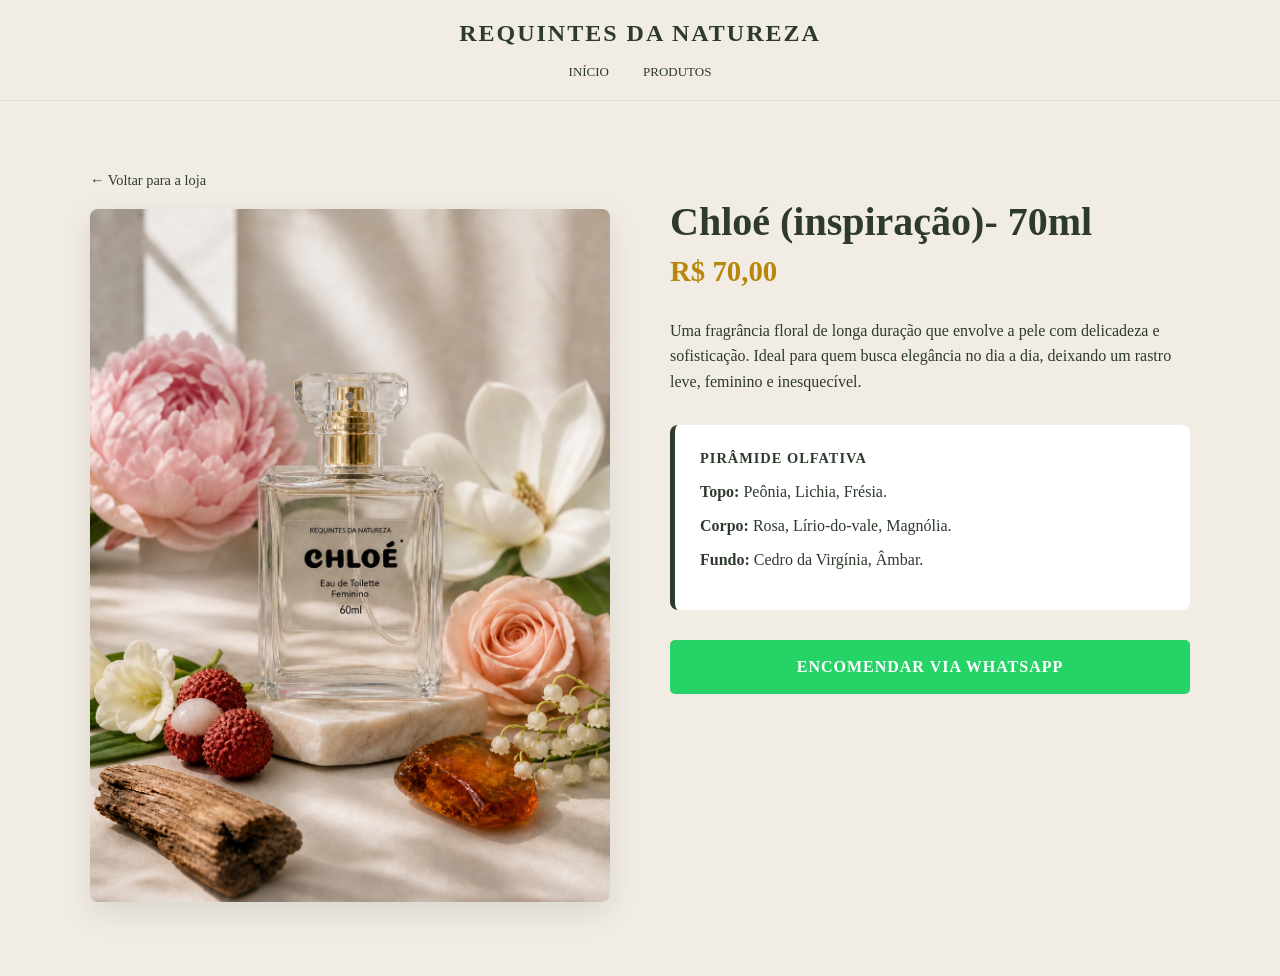
<file: produtos/chloe.html>
<!DOCTYPE html>
<html lang="pt-br">
<head>
    <meta charset="UTF-8">
    <meta name="viewport" content="width=device-width, initial-scale=1.0">
    <title>Chloé (Inspiração) - 70ml - Requintes da Natureza</title>
    <link rel="stylesheet" href="../style.css">
    <style>
        .container-produto {
            max-width: 1100px;
            margin: 50px auto;
            padding: 20px;
            display: grid;
            grid-template-columns: 1fr 1fr;
            gap: 60px;
            align-items: start;
        }

        .produto-galeria img {
            width: 100%;
            border-radius: 8px;
            box-shadow: 0 10px 30px rgba(0,0,0,0.1);
        }

        .produto-info h1 {
            font-size: 2.5rem;
            margin-bottom: 10px;
            color: var(--verde-musgo);
        }

        .preco-destaque {
            font-size: 1.8rem;
            color: var(--dourado-luxo);
            font-weight: bold;
            margin-bottom: 30px;
            display: block;
        }

        .secao-detalhes {
            margin-bottom: 30px;
            line-height: 1.6;
        }

        .notas-olfativas {
            background: #fff;
            padding: 25px;
            border-radius: 8px;
            border-left: 5px solid var(--verde-musgo);
            margin: 30px 0;
        }

        .notas-olfativas h3 {
            margin-top: 0;
            color: var(--verde-musgo);
            text-transform: uppercase;
            font-size: 0.9rem;
            letter-spacing: 1px;
        }

        .btn-comprar-zap {
            display: block;
            background: #25d366;
            color: white;
            text-align: center;
            padding: 18px;
            text-decoration: none;
            border-radius: 5px;
            font-weight: bold;
            text-transform: uppercase;
            letter-spacing: 1px;
            transition: 0.3s;
        }

        .btn-comprar-zap:hover {
            background: #1ebe57;
            transform: scale(1.02);
        }

        .voltar {
            display: inline-block;
            margin-bottom: 20px;
            text-decoration: none;
            color: var(--verde-musgo);
            font-size: 0.9rem;
        }

        @media (max-width: 768px) {
            .container-produto {
                grid-template-columns: 1fr;
                gap: 30px;
                margin-top: 20px;
            }
            .produto-info h1 { font-size: 1.8rem; }
        }
    </style>
</head>
<body>

    <header>
        <div class="logo">REQUINTES DA NATUREZA</div>
        <nav>
            <a href="../index.html">Início</a>
            <a href="../index.html#produtos">Produtos</a>
        </nav>
    </header>

    <div class="container-produto">
        <div class="produto-galeria">
            <a href="../index.html" class="voltar">← Voltar para a loja</a>
            <img src="../foto-chloe.jpg" alt="Chloé (Inspiração) - 70ml">
        </div>

        <!-- Lado Direito: Informações -->
        <div class="produto-info">
            <h1>Chloé (inspiração)- 70ml</h1>
            <span class="preco-destaque">R$ 70,00</span>

            <div class="secao-detalhes">
                <p>Uma fragrância floral de longa duração que envolve a pele com delicadeza e sofisticação. Ideal para quem busca elegância no dia a dia, deixando um rastro leve, feminino e inesquecível.</p>
            </div>

            <div class="notas-olfativas">
                <h3>Pirâmide Olfativa</h3>
                <p><strong>Topo:</strong> Peônia, Lichia, Frésia.</p>
                <p><strong>Corpo:</strong> Rosa, Lírio-do-vale, Magnólia.</p>
                <p><strong>Fundo:</strong> Cedro da Virgínia, Âmbar.</p>
            </div>

            <a href="https://wa.me/5511976092904?text=Olá! Tenho interesse no Chloé (Inspiração)." 
               class="btn-comprar-zap" target="_blank">
                Encomendar via WhatsApp
            </a>
        </div>
    </div>

</body>
</html>
</file>
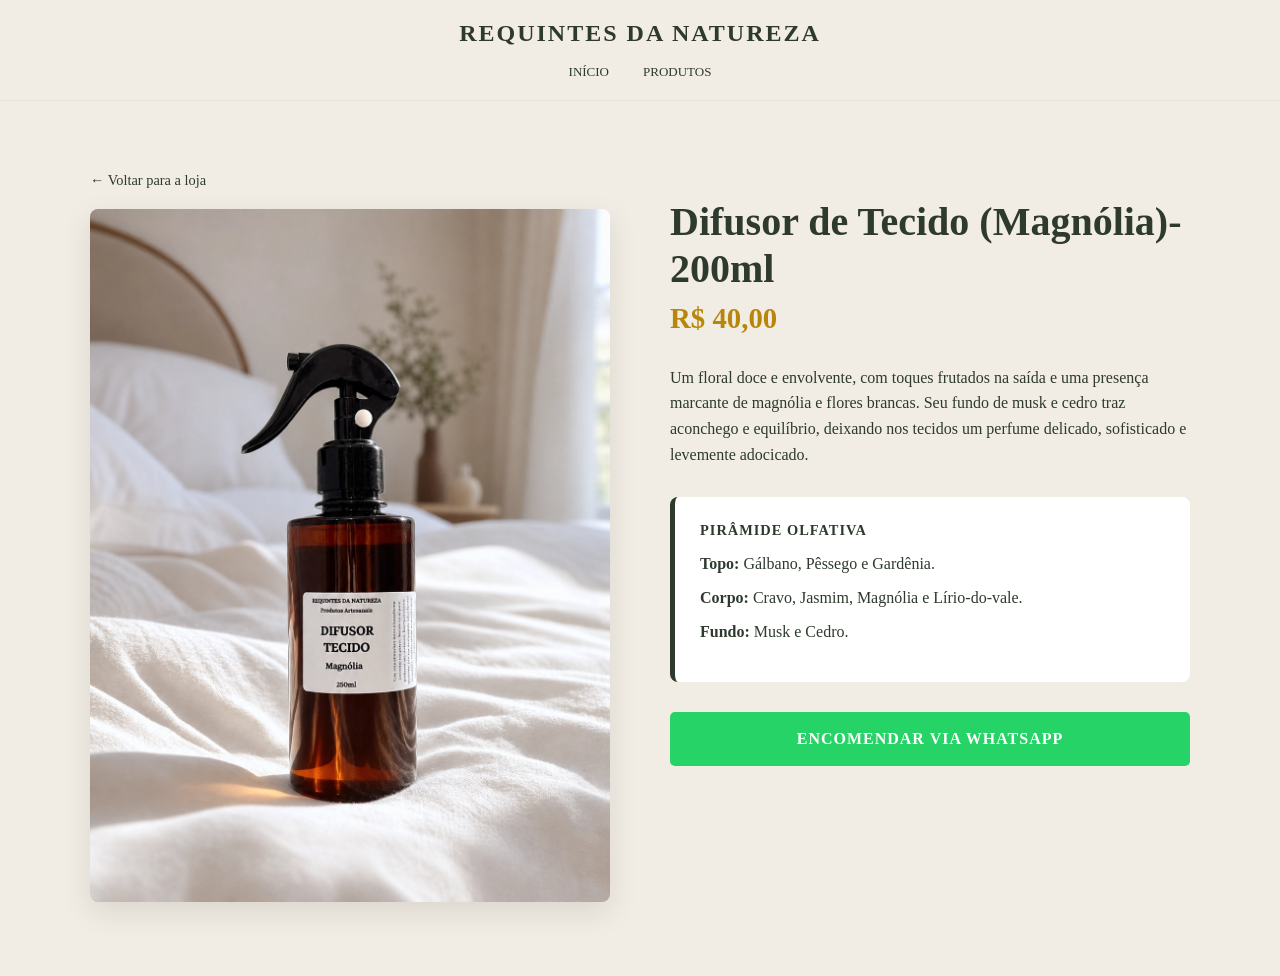
<file: produtos/difusor-tecidos.html>
<!DOCTYPE html>
<html lang="pt-br">
<head>
    <meta charset="UTF-8">
    <meta name="viewport" content="width=device-width, initial-scale=1.0">
    <title>Difusor de Tecido (Magnólia) - Requintes da Natureza</title>
    <link rel="stylesheet" href="../style.css">
    <style>
        .container-produto {
            max-width: 1100px;
            margin: 50px auto;
            padding: 20px;
            display: grid;
            grid-template-columns: 1fr 1fr;
            gap: 60px;
            align-items: start;
        }

        .produto-galeria img {
            width: 100%;
            border-radius: 8px;
            box-shadow: 0 10px 30px rgba(0,0,0,0.1);
        }

        .produto-info h1 {
            font-size: 2.5rem;
            margin-bottom: 10px;
            color: var(--verde-musgo);
        }

        .preco-destaque {
            font-size: 1.8rem;
            color: var(--dourado-luxo);
            font-weight: bold;
            margin-bottom: 30px;
            display: block;
        }

        .secao-detalhes {
            margin-bottom: 30px;
            line-height: 1.6;
        }

        .notas-olfativas {
            background: #fff;
            padding: 25px;
            border-radius: 8px;
            border-left: 5px solid var(--verde-musgo);
            margin: 30px 0;
        }

        .notas-olfativas h3 {
            margin-top: 0;
            color: var(--verde-musgo);
            text-transform: uppercase;
            font-size: 0.9rem;
            letter-spacing: 1px;
        }

        .btn-comprar-zap {
            display: block;
            background: #25d366;
            color: white;
            text-align: center;
            padding: 18px;
            text-decoration: none;
            border-radius: 5px;
            font-weight: bold;
            text-transform: uppercase;
            letter-spacing: 1px;
            transition: 0.3s;
        }

        .btn-comprar-zap:hover {
            background: #1ebe57;
            transform: scale(1.02);
        }

        .voltar {
            display: inline-block;
            margin-bottom: 20px;
            text-decoration: none;
            color: var(--verde-musgo);
            font-size: 0.9rem;
        }

        @media (max-width: 768px) {
            .container-produto {
                grid-template-columns: 1fr;
                gap: 30px;
                margin-top: 20px;
            }
            .produto-info h1 { font-size: 1.8rem; }
        }
    </style>
</head>
<body>

    <header>
        <div class="logo">REQUINTES DA NATUREZA</div>
        <nav>
            <a href="../index.html">Início</a>
            <a href="../index.html#produtos">Produtos</a>
        </nav>
    </header>

    <div class="container-produto">
        <div class="produto-galeria">
            <a href="../index.html" class="voltar">← Voltar para a loja</a>
            <img src="../foto-tecidos.jpg" alt="Difusor de Tecido">
        </div>

        <div class="produto-info">
            <h1>Difusor de Tecido (Magnólia)- 200ml</h1>
            <span class="preco-destaque">R$ 40,00</span>

            <div class="secao-detalhes">
                <p>Um floral doce e envolvente, com toques frutados na saída e uma presença marcante de magnólia e flores brancas. Seu fundo de musk e cedro traz aconchego e equilíbrio, deixando nos tecidos um perfume delicado, sofisticado e levemente adocicado.</p>
            </div>

            <div class="notas-olfativas">
                <h3>Pirâmide Olfativa</h3>
                <p><strong>Topo:</strong> Gálbano, Pêssego e Gardênia.</p>
                <p><strong>Corpo:</strong> Cravo, Jasmim, Magnólia e Lírio-do-vale.</p>
                <p><strong>Fundo:</strong> Musk e Cedro.</p>
            </div>

            <a href="https://wa.me/5511976092904?text=Olá! Tenho interesse no Difusor de Tecido (Magnólia) de 200ml." 
               class="btn-comprar-zap" target="_blank">
                Encomendar via WhatsApp
            </a>
        </div>
    </div>

</body>
</html>
</file>
<file: style.css>
:root {
    --creme-fundo: #F2EDE4;   
    --verde-musgo: #2D3A2D;   
    --dourado-luxo: #B8860B;  
    --branco-puro: #FFFFFF;
}

body {
    background-color: var(--creme-fundo);
    color: var(--verde-musgo);
    font-family: 'Georgia', serif;
    margin: 0;
    padding: 0;
}

header { 
    border-bottom: 1px solid rgba(0,0,0,0.05); 
    padding: 20px; 
    text-align: center; 
    position: sticky; 
    top: 0; 
    background: var(--creme-fundo); 
    z-index: 100; 
}

.logo { 
    font-size: 24px; 
    font-weight: bold; 
    letter-spacing: 2px; 
    text-transform: uppercase; 
}

nav { margin-top: 15px; }

nav a { 
    margin: 0 15px; 
    text-decoration: none; 
    color: var(--verde-musgo); 
    font-size: 13px; 
    text-transform: uppercase;
    transition: 0.3s;
}

nav a:hover {
    color: var(--dourado-luxo);
}

.hero {
    background: #cccccc url('./banner.jpg') no-repeat center center;
    background-size: cover !important;
    min-height: 100vh; /* Faz o banner ocupar a tela inteira, fica bem luxuoso */
    width: 100%;
}

.frases-container {
    height: 120px;
    background-color: var(--branco-puro); 
    display: flex;
    align-items: center;
    justify-content: center;
    border-top: 1px solid #eee;
    border-bottom: 1px solid #eee;
}

.frase-efeito {
    font-size: 1.4rem;
    font-style: italic;
    color: var(--verde-musgo);
    transition: all 0.5s ease;
    text-align: center;
}

.container { 
    max-width: 1200px; 
    margin: 40px auto; 
    padding: 0 20px; 
}

.section-title {
    text-align: center; 
    margin-bottom: 40px; 
    font-weight: 300;
}

.grid { 
    display: grid; 
    grid-template-columns: repeat(auto-fit, minmax(250px, 1fr)); 
    gap: 30px; 
}

.product-card { 
    text-align: center; 
    transition: transform 0.3s ease, box-shadow 0.3s ease; 
    background: var(--branco-puro);
    padding: 20px;
    border-radius: 8px; /* Bordas mais suaves */
}

.product-card:hover { 
    transform: translateY(-10px); /* Ele "sobe" 10 pixels */
    box-shadow: 0 10px 20px rgba(0,0,0,0.1); /* Cria uma sombra elegante embaixo */
}

.product-card img { 
    width: 100%; 
    height: auto; 
    margin-bottom: 15px; 
    border-radius: 4px; /* Arredonda levemente a foto do perfume */
}

.btn-buy { 
    display: inline-block;
    background: var(--verde-musgo); 
    color: var(--creme-fundo); 
    padding: 10px 25px; 
    text-decoration: none; 
    font-size: 12px; 
    text-transform: uppercase;
    letter-spacing: 2px;
    transition: 0.3s;
}

.btn-buy:hover {
    background: var(--dourado-luxo);
}

@media (max-width: 768px) { 
    .hero { min-height: 300px; } 
}

.whatsapp-fixo {
    position: fixed;
    width: 60px;
    height: 60px;
    bottom: 40px;
    right: 40px;
    background-color: #25d366;
    color: #FFF;
    border-radius: 50px;
    text-align: center;
    font-size: 30px;
    box-shadow: 2px 2px 10px rgba(0,0,0,0.2);
    z-index: 1000;
    display: flex;
    align-items: center;
    justify-content: center;
    transition: transform 0.3s ease;
}

.whatsapp-fixo img {
    width: 35px;
    height: 35px;
}

.whatsapp-fixo:hover {
    transform: scale(1.1); /* Ele aumenta um pouquinho no mouseover */
    background-color: #20ba5a;
}

@media (max-width: 768px) { 
    .hero { 
        min-height: 60vh; /* Aumenta a altura no celular para a foto aparecer mais */
        background-position: center center !important; /* Garante que o meio da foto seja o foco */
    } 

    .frase-efeito {
        font-size: 1.1rem; /* Diminui um pouco a letra para não quebrar em mil linhas */
        padding: 0 15px;
    }
}

/* Layout da Página de Produto */
.produto-wrapper {
    display: grid;
    grid-template-columns: 1fr 1fr;
    gap: 50px;
    margin-top: 50px;
}

.produto-info h1 {
    font-size: 2.5rem;
    color: var(--verde-musgo);
    margin-bottom: 10px;
}

.preco-destaque {
    font-size: 1.8rem;
    color: var(--dourado-luxo);
    font-weight: bold;
    margin-bottom: 20px;
}

.descricao-olfativa {
    background: rgba(255,255,255,0.5);
    padding: 20px;
    border-left: 4px solid var(--verde-musgo);
    margin: 20px 0;
}

@media (max-width: 768px) {
    .produto-wrapper { grid-template-columns: 1fr; }
}

/* Ajuste para as fotos da vitrine ficarem alinhadas */
.product-card img {
    height: 400px; 
    object-fit: cover;
    width: 100%;
    border-radius: 8px 8px 0 0; /* Arredonda só os cantos de cima */
}

/* ESTILO DO RODAPÉ */
.footer-natureza {
    background-color: #2c2c2c; 
    color: #ffffff;
    padding: 40px 20px 20px;
    margin-top: 50px;
    font-family: sans-serif;
}

.footer-content {
    display: flex;
    justify-content: space-around;
    flex-wrap: wrap;
    max-width: 1200px;
    margin: 0 auto;
}

.footer-links ul {
    list-style: none;
    padding: 0;
}

.footer-links a, .footer-social a {
    color: #ddd;
    text-decoration: none;
    display: block;
    margin-bottom: 8px;
}

.footer-bottom {
    text-align: center;
    margin-top: 30px;
    border-top: 1px solid #444;
    padding-top: 20px;
    font-size: 14px;
    color: #888;
}

/* AJUSTE FINAL PARA CELULAR */
@media screen and (max-width: 480px) {
    header {
        padding: 5px !important;
    }
    
    .logo {
        font-size: 1.2rem !important;
        text-align: center !important;
    }

    nav {
        display: flex !important;
        flex-wrap: wrap !important;
        justify-content: center !important;
        gap: 5px !important;
    }

    nav a {
        font-size: 11px !important; 
        padding: 5px !important;
    }

    .hero {
        height: 320px !important; /* Altura controlada para o celular */
        overflow: hidden !important; /* Esconde o que sobrar da imagem */
        position: relative !important;
    }

    /* A MÁGICA PARA A IMAGEM NÃO ESTOURAR NA TELA: */
    .hero img {
        width: 100% !important;
        height: 100% !important;
        object-fit: cover !important; /* Corta as bordinhas sem amassar a foto */
        object-position: center !important;
    }

    .hero-content h1 {
        font-size: 1.5rem !important;
    }
}
</file>
